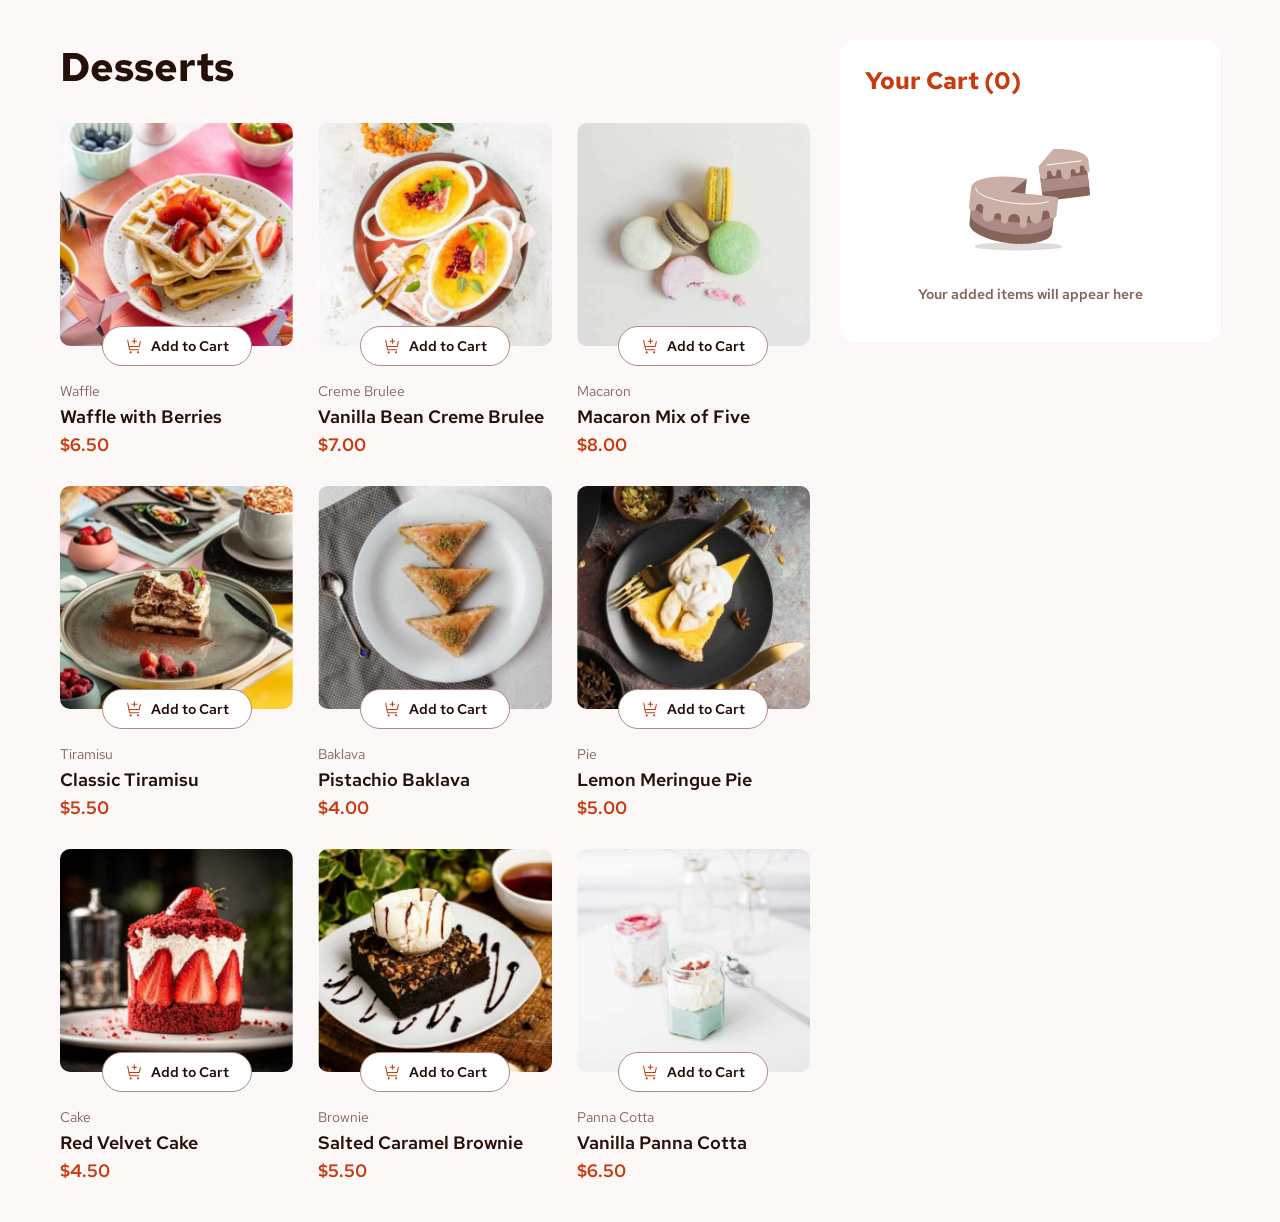
<file: index.html>
<!DOCTYPE html>
<html lang="en">

<head>
    <meta charset="UTF-8">
    <meta name="viewport" content="width=device-width, initial-scale=1.0">
    <title>Product list with cart</title>
    <link rel="stylesheet" href="style.css">
    <link rel="preconnect" href="https://fonts.googleapis.com">
    <link rel="preconnect" href="https://fonts.gstatic.com" crossorigin>
    <link href="https://fonts.googleapis.com/css2?family=Red+Hat+Text:ital,wght@0,300..700;1,300..700&display=swap" rel="stylesheet">
</head>

<body>
    <main>
        <section class="desserts-section">
            <div class="hero_container">
                <div class="cards_1">
                    <h1>Desserts</h1>
                    <div class="product-grid">
                        <div class="card">
                            <div class="image-container">
                                <img src="assets/images/image-waffle-desktop.jpg" alt="Waffle">
                                <button class="add-to-cart">
                                    <img src="assets/images/icon-add-to-cart.svg" alt="">
                                    Add to Cart
                                </button>
                            </div>
                            <div class="product-info">
                                <p class="category">Waffle</p>
                                <p class="name">Waffle with Berries</p>
                                <p class="price">$6.50</p>
                            </div>
                        </div>
                        <div class="card">
                            <div class="image-container">
                                <img src="assets/images/image-creme-brulee-desktop.jpg" alt="Creme Brulee">
                                <button class="add-to-cart">
                                    <img src="assets/images/icon-add-to-cart.svg" alt="">
                                    Add to Cart
                                </button>
                            </div>
                            <div class="product-info">
                                <p class="category">Creme Brulee</p>
                                <p class="name">Vanilla Bean Creme Brulee</p>
                                <p class="price">$7.00</p>
                            </div>
                        </div>
                        <div class="card">
                            <div class="image-container">
                                <img src="assets/images/image-macaron-desktop.jpg" alt="Macaron">
                                <button class="add-to-cart">
                                    <img src="assets/images/icon-add-to-cart.svg" alt="">
                                    Add to Cart
                                </button>
                            </div>
                            <div class="product-info">
                                <p class="category">Macaron</p>
                                <p class="name">Macaron Mix of Five</p>
                                <p class="price">$8.00</p>
                            </div>
                        </div>
                        <div class="card">
                            <div class="image-container">
                                <img src="assets/images/image-tiramisu-desktop.jpg" alt="Tiramisu">
                                <button class="add-to-cart">
                                    <img src="assets/images/icon-add-to-cart.svg" alt="">
                                    Add to Cart
                                </button>
                            </div>
                            <div class="product-info">
                                <p class="category">Tiramisu</p>
                                <p class="name">Classic Tiramisu</p>
                                <p class="price">$5.50</p>
                            </div>
                        </div>
                        <div class="card">
                            <div class="image-container">
                                <img src="assets/images/image-baklava-desktop.jpg" alt="Baklava">
                                <button class="add-to-cart">
                                    <img src="assets/images/icon-add-to-cart.svg" alt="">
                                    Add to Cart
                                </button>
                            </div>
                            <div class="product-info">
                                <p class="category">Baklava</p>
                                <p class="name">Pistachio Baklava</p>
                                <p class="price">$4.00</p>
                            </div>
                        </div>
                        <div class="card">
                            <div class="image-container">
                                <img src="assets/images/image-meringue-desktop.jpg" alt="Pie">
                                <button class="add-to-cart">
                                    <img src="assets/images/icon-add-to-cart.svg" alt="">
                                    Add to Cart
                                </button>
                            </div>
                            <div class="product-info">
                                <p class="category">Pie</p>
                                <p class="name">Lemon Meringue Pie</p>
                                <p class="price">$5.00</p>
                            </div>
                        </div>
                        <div class="card">
                            <div class="image-container">
                                <img src="assets/images/image-cake-desktop.jpg" alt="Cake">
                                <button class="add-to-cart">
                                    <img src="assets/images/icon-add-to-cart.svg" alt="">
                                    Add to Cart
                                </button>
                            </div>
                            <div class="product-info">
                                <p class="category">Cake</p>
                                <p class="name">Red Velvet Cake</p>
                                <p class="price">$4.50</p>
                            </div>
                        </div>
                        <div class="card">
                            <div class="image-container">
                                <img src="assets/images/image-brownie-desktop.jpg" alt="Brownie">
                                <button class="add-to-cart">
                                    <img src="assets/images/icon-add-to-cart.svg" alt="">
                                    Add to Cart
                                </button>
                            </div>
                            <div class="product-info">
                                <p class="category">Brownie</p>
                                <p class="name">Salted Caramel Brownie</p>
                                <p class="price">$5.50</p>
                            </div>
                        </div>
                        <div class="card">
                            <div class="image-container">
                                <img src="assets/images/image-panna-cotta-desktop.jpg" alt="Panna Cotta">
                                <button class="add-to-cart">
                                    <img src="assets/images/icon-add-to-cart.svg" alt="">
                                    Add to Cart
                                </button>
                            </div>
                            <div class="product-info">
                                <p class="category">Panna Cotta</p>
                                <p class="name">Vanilla Panna Cotta</p>
                                <p class="price">$6.50</p>
                            </div>
                        </div>
                    </div>
                </div>
                <div class="cards_2">
                    <h2>Your Cart (0)</h2>
                    <div class="empty-cart">
                        <img src="assets/images/illustration-empty-cart.svg" alt="Empty cart illustration">
                        <p>Your added items will appear here</p>
                    </div>
                </div>
            </div>
        </section>
    </main>
</body>

</html>
</file>
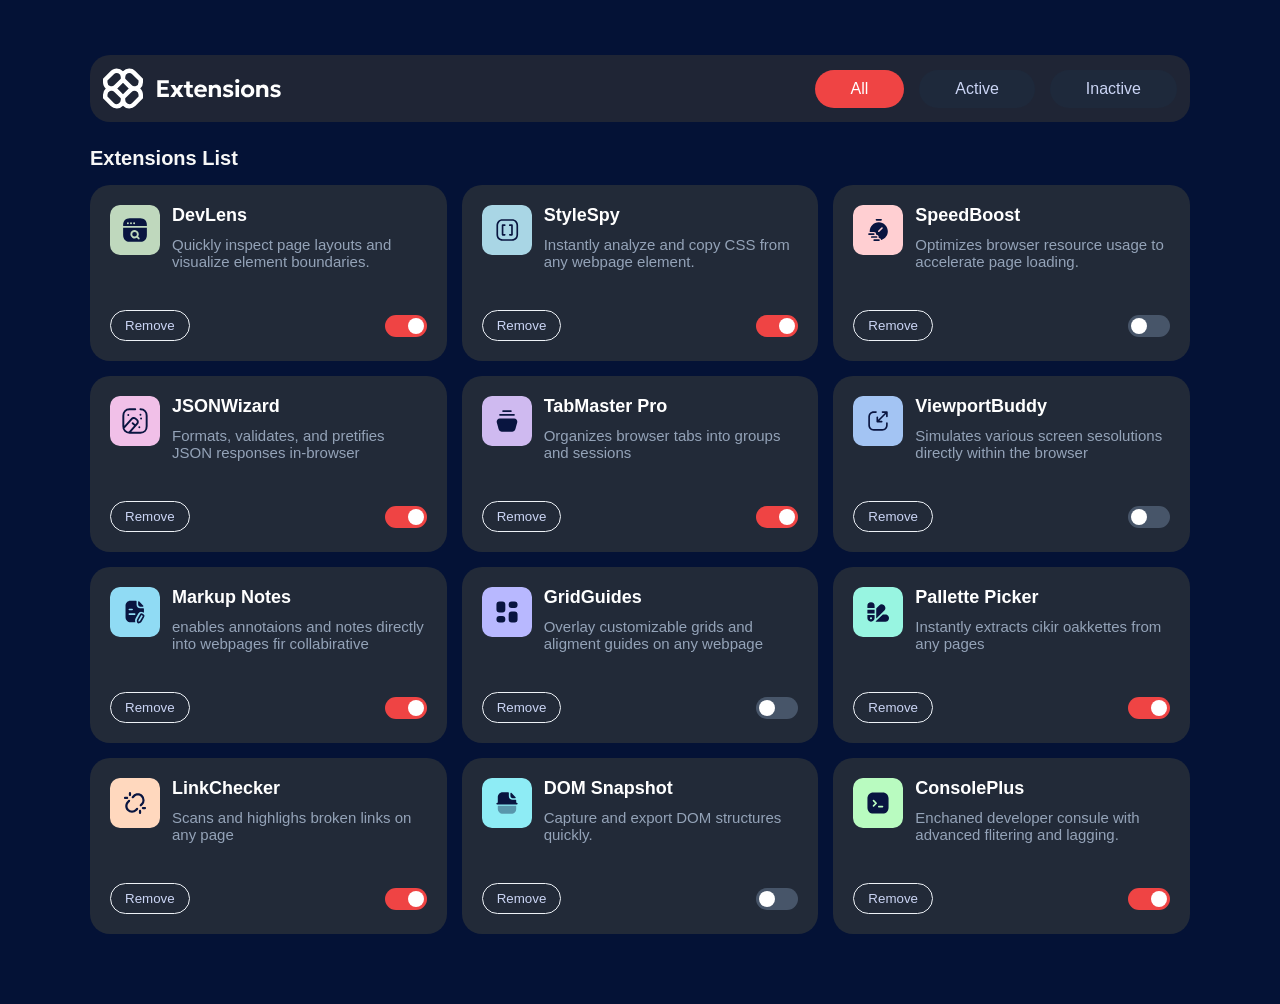
<file: browser_extension/index.html>
<!DOCTYPE html>
<html lang="en">
<head>
  <meta charset="UTF-8" />
  <title>Extensions</title>
  <link rel="stylesheet" href="scss/style.css" />
</head>
<body>

<div class="container">
  <header class="header">
    <img src="images/logo.svg" alt="">
    <div class="filters">
      <button class="active">All</button>
      <button>Active</button>
      <button>Inactive</button>
    </div>
  </header>


  <h3 class="title">Extensions List</h3>

  <div class="grid">
    
    <div class="card">
      <div class="card-top">
        <div class="icon"><img src="images/logo-devlens.svg" alt=""></div>
        <div>
          <h4>DevLens</h4>
          <p>Quickly inspect page layouts and visualize element boundaries.</p>
        </div>
      </div>
      <div class="card-bottom">
        <button class="remove">Remove</button>
        <label class="switch">
          <input type="checkbox" checked>
          <span class="slider"></span>
        </label>
      </div>
    </div>


    <div class="card">
      <div class="card-top">
        <div class="icon"><img src="images/logo-style-spy.svg" alt=""></div>
        <div>
          <h4>StyleSpy</h4>
          <p>Instantly analyze and copy CSS from any webpage element.</p>
        </div>
      </div>
      <div class="card-bottom">
        <button class="remove">Remove</button>
        <label class="switch">
          <input type="checkbox" checked>
          <span class="slider"></span>
        </label>
      </div>
    </div>


    <div class="card">
      <div class="card-top">
        <div class="icon"><img src="images/logo-speed-boost.svg" alt=""></div>
        <div>
          <h4>SpeedBoost</h4>
          <p>Optimizes browser resource usage to accelerate page loading.</p>
        </div>
      </div>
      <div class="card-bottom">
        <button class="remove">Remove</button>
        <label class="switch">
          <input type="checkbox">
          <span class="slider"></span>
        </label>
      </div>
    </div>



    <div class="card">
      <div class="card-top">
        <div class="icon"><img src="images/logo-json-wizard.svg" alt=""></div>
        <div>
          <h4>JSONWizard</h4>
          <p>Formats, validates, and pretifies JSON responses in-browser</p>
        </div>
      </div>
      <div class="card-bottom">
        <button class="remove">Remove</button>
        <label class="switch">
          <input type="checkbox">
          <span class="slider"></span>
        </label>
      </div>
    </div>


    <div class="card">
      <div class="card-top">
        <div class="icon"><img src="images/logo-tab-master-pro.svg" alt=""></div>
        <div>
          <h4>TabMaster Pro</h4>
          <p>Organizes browser tabs into groups and sessions</p>
        </div>
      </div>
      <div class="card-bottom">
        <button class="remove">Remove</button>
        <label class="switch">
          <input type="checkbox">
          <span class="slider"></span>
        </label>
      </div>
    </div>


    <div class="card">
      <div class="card-top">
        <div class="icon"><img src="images/logo-viewport-buddy.svg" alt=""></div>
        <div>
          <h4>ViewportBuddy</h4>
          <p>Simulates various screen sesolutions directly within the browser</p>
        </div>
      </div>
      <div class="card-bottom">
        <button class="remove">Remove</button>
        <label class="switch">
          <input type="checkbox">
          <span class="slider"></span>
        </label>
      </div>
    </div>


    <div class="card">
      <div class="card-top">
        <div class="icon"><img src="images/logo-markup-notes.svg" alt=""></div>
        <div>
          <h4>Markup Notes</h4>
          <p>enables annotaions and notes directly into webpages fir collabirative</p>
        </div>
      </div>
      <div class="card-bottom">
        <button class="remove">Remove</button>
        <label class="switch">
          <input type="checkbox">
          <span class="slider"></span>
        </label>
      </div>
    </div>



    <div class="card">
      <div class="card-top">
        <div class="icon"><img src="images/logo-grid-guides.svg" alt=""></div>
        <div>
          <h4>GridGuides</h4>
          <p>Overlay customizable grids and aligment guides on any webpage</p>
        </div>
      </div>
      <div class="card-bottom">
        <button class="remove">Remove</button>
        <label class="switch">
          <input type="checkbox">
          <span class="slider"></span>
        </label>
      </div>
    </div>



    <div class="card">
      <div class="card-top">
        <div class="icon"><img src="images/logo-palette-picker.svg" alt=""></div>
        <div>
          <h4>Pallette Picker</h4>
          <p>Instantly extracts cikir oakkettes from any pages</p>
        </div>
      </div>
      <div class="card-bottom">
        <button class="remove">Remove</button>
        <label class="switch">
          <input type="checkbox">
          <span class="slider"></span>
        </label>
      </div>
    </div>



    <div class="card">
      <div class="card-top">
        <div class="icon"><img src="images/logo-link-checker.svg" alt=""></div>
        <div>
          <h4>LinkChecker</h4>
          <p>Scans and highlighs broken links on any page</p>
        </div>
      </div>
      <div class="card-bottom">
        <button class="remove">Remove</button>
        <label class="switch">
          <input type="checkbox">
          <span class="slider"></span>
        </label>
      </div>
    </div>



    <div class="card">
      <div class="card-top">
        <div class="icon"><img src="images/logo-dom-snapshot.svg" alt=""></div>
        <div>
          <h4>DOM Snapshot</h4>
          <p>Capture and export DOM structures quickly.</p>
        </div>
      </div>
      <div class="card-bottom">
        <button class="remove">Remove</button>
        <label class="switch">
          <input type="checkbox">
          <span class="slider"></span>
        </label>
      </div>
    </div>



    <div class="card">
      <div class="card-top">
        <div class="icon"><img src="images/logo-console-plus.svg" alt=""></div>
        <div>
          <h4>ConsolePlus</h4>
          <p>Enchaned developer consule with advanced flitering and lagging.</p>
        </div>
      </div>
      <div class="card-bottom">
        <button class="remove">Remove</button>
        <label class="switch">
          <input type="checkbox">
          <span class="slider"></span>
        </label>
      </div>
    </div>

    

  </div>
</div>

<script src="main.js"></script>

</body>
</html>
</file>
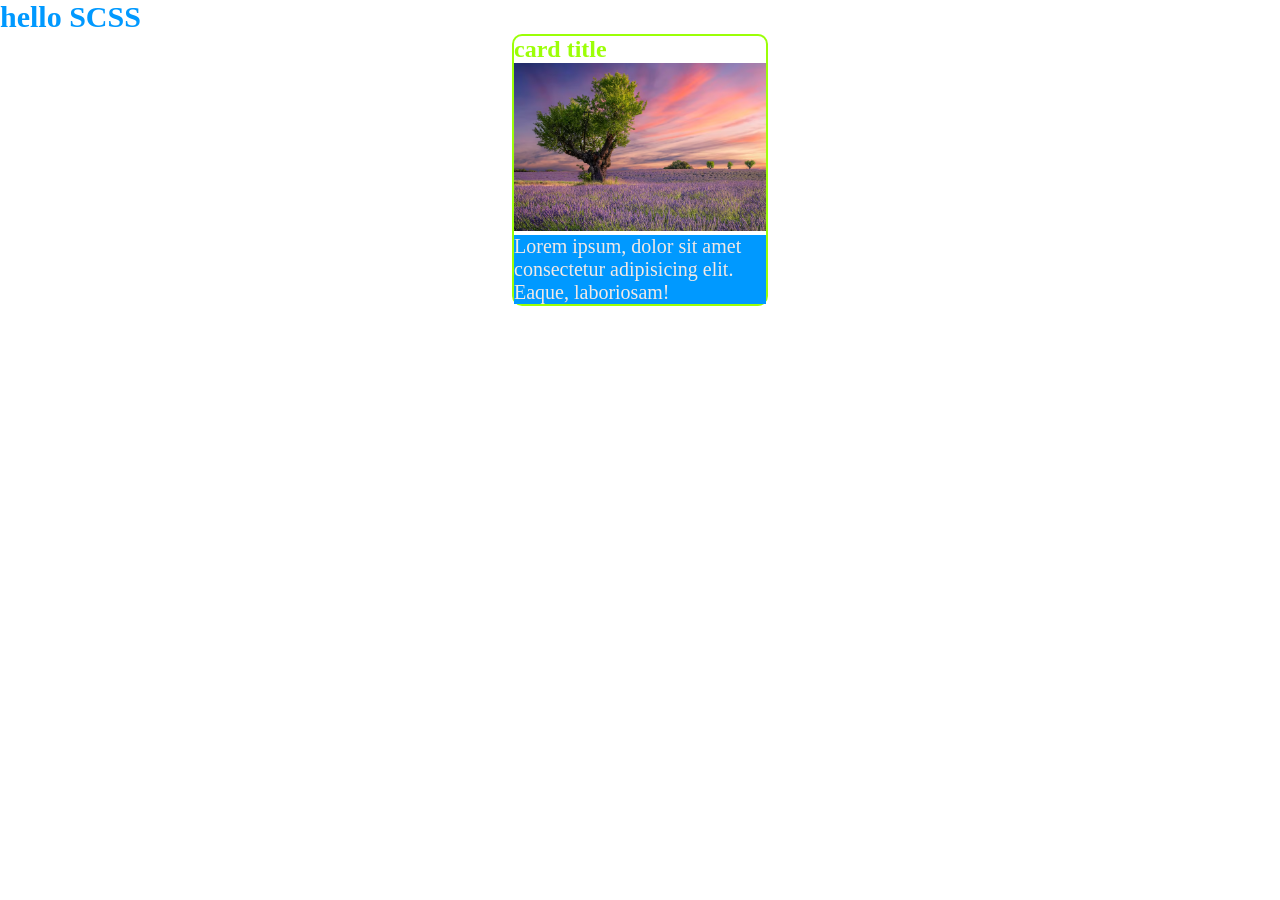
<file: day-1/index.html>
<!DOCTYPE html>
<html lang="en">
<head>
    <meta charset="UTF-8">
    <meta name="viewport" content="width=device-width, initial-scale=1.0">
    <title>Document</title>
    <link rel="stylesheet" href="style.css">
</head>
<body>
    <h1>hello SCSS</h1>
    <div class="card">
        <h2>card title</h2>
        <div class="content">
            <img src="./image-1.avif" alt="">
        </div>
        <div class="card-footer">
         Lorem ipsum, dolor sit amet consectetur adipisicing elit. Eaque, laboriosam!
        </div>
    </div>
    
</body>
</html>
</file>
<file: style.css>
* {
  margin: 0;
  padding: 0;
  box-sizing: border-box;
}

body {
  font-family: "Red Hat Text", sans-serif;
  background-color: #fcf8f7;
  color: #260f08;
  padding: 40px 0;
}

main {
  max-width: 1200px;
  margin: 0 auto;
  padding: 0 20px;
}

.hero_container {
  display: flex;
  gap: 30px;
  align-items: flex-start;
}

.cards_1 {
  flex: 1;
}
.cards_1 h1 {
  font-size: 2.5rem;
  font-weight: 700;
  margin-bottom: 30px;
}

.product-grid {
  display: grid;
  grid-template-columns: repeat(3, 1fr);
  gap: 30px 25px;
}

.card .image-container {
  position: relative;
  margin-bottom: 35px;
}
.card .image-container img {
  width: 100%;
  border-radius: 10px;
  display: block;
}
.card .image-container .add-to-cart {
  position: absolute;
  bottom: -20px;
  left: 50%;
  transform: translateX(-50%);
  background-color: #fff;
  border: 1px solid #ad8a85;
  padding: 10px 20px;
  border-radius: 25px;
  display: flex;
  align-items: center;
  gap: 8px;
  font-weight: 600;
  font-size: 0.85rem;
  font-family: "Red Hat Text", sans-serif;
  color: #260f08;
  cursor: pointer;
  width: 150px;
  justify-content: center;
  transition: all 0.3s ease;
}
.card .image-container .add-to-cart img {
  width: 18px;
  height: 18px;
}
.card .image-container .add-to-cart:hover {
  border-color: #c73b0f;
  color: #c73b0f;
}
.card .product-info .category {
  color: #87635a;
  font-size: 0.9rem;
  margin-bottom: 5px;
}
.card .product-info .name {
  font-weight: 600;
  font-size: 1.1rem;
  margin-bottom: 5px;
}
.card .product-info .price {
  color: #c73b0f;
  font-weight: 600;
  font-size: 1.1rem;
}

.cards_2 {
  width: 380px;
  background-color: #fff;
  padding: 25px;
  border-radius: 15px;
}
.cards_2 h2 {
  color: #c73b0f;
  font-size: 1.5rem;
  font-weight: 700;
  margin-bottom: 25px;
}
.cards_2 .empty-cart {
  display: flex;
  flex-direction: column;
  align-items: center;
  padding: 15px 0;
}
.cards_2 .empty-cart img {
  margin-bottom: 20px;
}
.cards_2 .empty-cart p {
  color: #87635a;
  font-weight: 600;
  font-size: 0.9rem;
}

@media (max-width: 1024px) {
  .hero_container {
    flex-direction: column;
  }
  .cards_1 {
    width: 100%;
  }
  .cards_2 {
    width: 100%;
  }
  .product-grid {
    grid-template-columns: repeat(2, 1fr);
  }
}
@media (max-width: 600px) {
  body {
    padding: 20px 0;
  }
  main {
    padding: 0 16px;
  }
  .cards_1 h1 {
    font-size: 2rem;
    margin-bottom: 20px;
  }
  .product-grid {
    grid-template-columns: 1fr;
    gap: 20px;
  }
  .card .image-container {
    margin-bottom: 30px;
  }
  .card .image-container img {
    border-radius: 8px;
  }
  .cards_2 {
    width: 100%;
    padding: 20px;
  }
  .cards_2 h2 {
    font-size: 1.3rem;
  }
}/*# sourceMappingURL=style.css.map */
</file>
<file: browser_extension/scss/style.css>
.header {
  display: flex;
  justify-content: space-between;
  align-items: center;
  flex-wrap: wrap;
  background-color: rgb(31, 37, 53);
  padding: 13px;
  border-radius: 20px;
  margin-top: -15px;
}

.header img {
  filter: brightness(0) invert(1);
}

.title {
  margin: 25px 0 15px;
  font-size: 20px;
}

.grid {
  display: flex;
  flex-wrap: wrap;
  gap: 15px;
}

.filters {
  display: flex;
  gap: 15px;
}

.filters button {
  background: #1e293b;
  border: none;
  padding: 10px 36px;
  border-radius: 20px;
  color: #cbd5f5;
  cursor: pointer;
  transition: 0.5s;
  font-size: 16px;
}

.filters button:hover {
  background: #334155;
}

.filters .active {
  background: #ef4444;
  color: white;
  font-size: 16px;
}

* {
  margin: 0;
  padding: 0;
  box-sizing: border-box;
  font-family: "Segoe UI", sans-serif;
}

body {
  background: #041236;
  color: rgb(247, 247, 247);
  padding: 70px 90px;
}

.card {
  background: #222a38;
  border-radius: 20px;
  padding: 20px;
  flex: 1 1 calc(33.333% - 20px);
  min-width: 260px;
  display: flex;
  flex-direction: column;
  justify-content: space-between;
  transition: 0.45s ease;
}
.card h4 {
  color: white;
  font-size: 18px;
  margin-bottom: 10px;
}
.card p {
  font-size: 15px;
  color: #94a3b8;
}
.card:hover {
  transform: translateY(-5px);
  background: #3c3c4b;
}

.card-top {
  display: flex;
  gap: 12px;
}

.icon img {
  width: 50px;
  height: 50px;
  border-radius: 10px;
}

.card-bottom {
  margin-top: 40px;
  display: flex;
  justify-content: space-between;
  align-items: center;
}

.remove {
  background: transparent;
  border: 1px solid #eef2f7;
  padding: 7px 14px;
  border-radius: 20px;
  color: #cbd5f5;
  cursor: pointer;
  transition: 0.3s;
}

.remove:hover {
  border-color: #ef4444;
  color: #ef4444;
}

.switch {
  position: relative;
  width: 42px;
  height: 22px;
}

.switch input {
  display: none;
}

.slider {
  position: absolute;
  inset: 0;
  background: #475569;
  border-radius: 20px;
  transition: 0.4s;
}

.slider::before {
  content: "";
  position: absolute;
  width: 16px;
  height: 16px;
  background: white;
  border-radius: 50%;
  top: 3px;
  left: 3px;
  transition: 0.3s;
}

.switch input:checked + .slider {
  background: #ef4444;
}

.switch input:checked + .slider::before {
  transform: translateX(20px);
}

.switch input:checked + .slider {
  background: #ef4444;
}

.switch input:checked + .slider::before {
  transform: translateX(20px);
}/*# sourceMappingURL=style.css.map */
</file>
<file: day-1/style.css>
* {
  padding: 0;
  margin: 0;
  box-sizing: border-box;
}

h1 {
  font-size: 30px;
  color: rgb(0, 153, 255);
}

.card {
  margin: 0 auto;
  width: 20%;
  border-radius: 10px;
  border: 2px solid;
  color: rgba(153, 255, 0, 0.974);
}
.card img {
  width: 100%;
}
.card .card-footer {
  background-color: rgb(0, 153, 255);
  color: rgb(241, 233, 230);
  font-size: 20px;
}
.card .card-footer:hover {
  background-color: rgba(153, 255, 0, 0.974);
}/*# sourceMappingURL=style.css.map */
</file>
